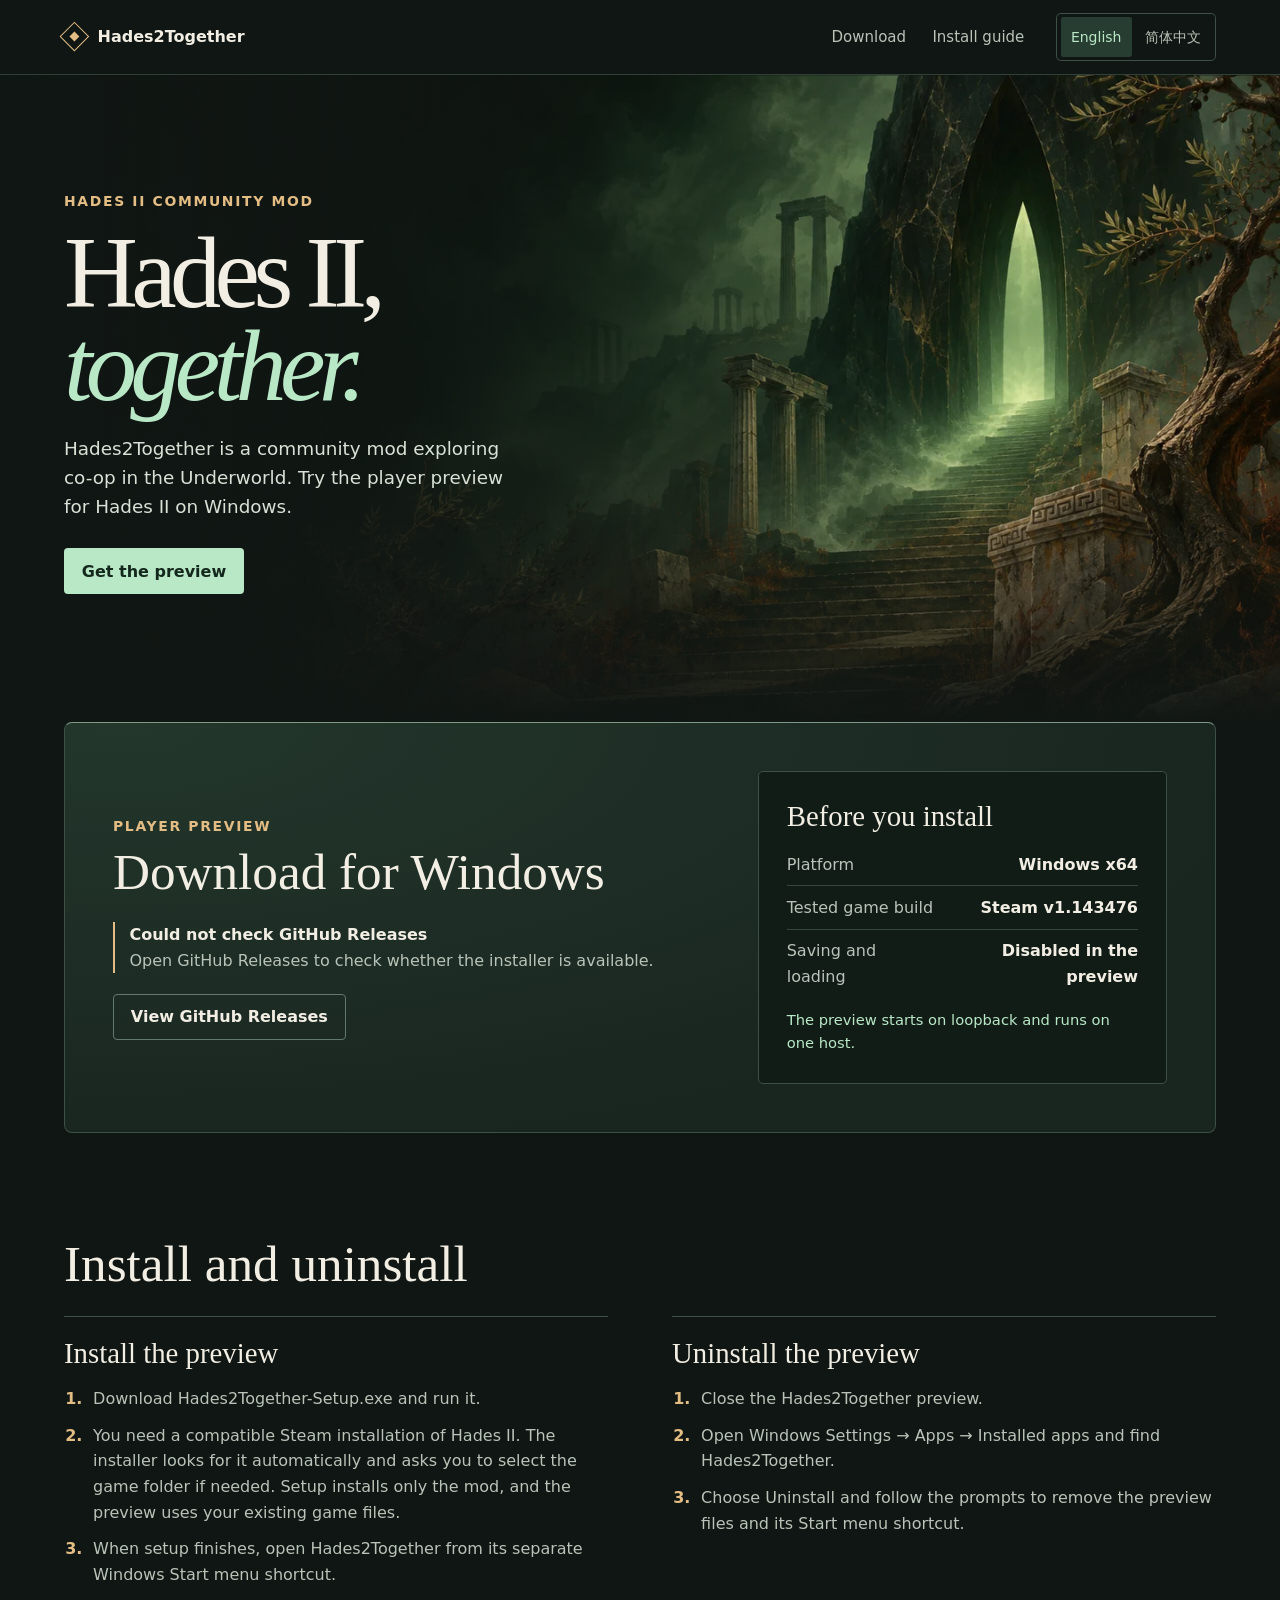
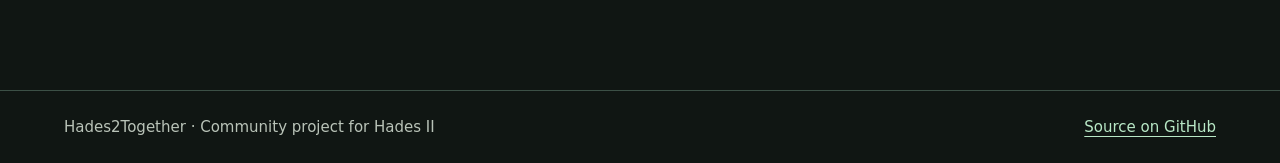
<file: website/index.html>
<!doctype html>
<html lang="en">
<head>
  <meta charset="utf-8">
  <meta name="viewport" content="width=device-width, initial-scale=1">
  <meta name="description" content="" data-copy="description" data-attribute="content">
  <meta name="theme-color" content="#101613">
  <title data-copy="title">Hades2Together</title>
  <link rel="stylesheet" href="./assets/site.css">
  <script type="module" src="./assets/site.js"></script>
</head>
<body>
  <a class="skip-link" href="#main" data-copy="skip"></a>
  <header class="site-header">
    <div class="frame header-inner">
      <a class="brand" href="./">
        <span class="brand-mark" aria-hidden="true"></span>
        <span data-copy="brand"></span>
      </a>
      <nav aria-label="" data-copy="navigation" data-attribute="aria-label">
        <a href="#download" data-copy="navDownload"></a>
        <a href="#guide" data-copy="navGuide"></a>
      </nav>
      <div class="languages" role="group" aria-label="" data-copy="languageLabel" data-attribute="aria-label">
        <button type="button" lang="en" data-language="en" data-copy="english" aria-pressed="false"></button>
        <button type="button" lang="zh-CN" data-language="zh-CN" data-copy="chinese" aria-pressed="false"></button>
      </div>
    </div>
  </header>
  <main id="main" tabindex="-1">
    <section class="hero" aria-labelledby="hero-title">
      <div class="frame hero-inner">
        <p class="eyebrow" data-copy="heroLabel"></p>
        <h1 id="hero-title">
          <span data-copy="heroLineOne"></span>
          <span data-copy="heroLineTwo"></span>
        </h1>
        <p class="hero-description" data-copy="heroDescription"></p>
        <a class="button button-primary" href="#download" data-copy="heroAction"></a>
      </div>
    </section>
    <div class="frame content">
      <section id="download" class="download" aria-labelledby="download-title">
        <div class="download-main">
          <p class="eyebrow" data-copy="downloadLabel"></p>
          <h2 id="download-title" data-copy="downloadTitle"></h2>
          <div class="release-status" role="status" aria-atomic="true">
            <p class="release-title" id="release-title"></p>
            <p class="release-detail" id="release-detail"></p>
          </div>
          <div class="release-actions">
            <a id="installer-link" class="button button-primary" data-copy="downloadAction" hidden></a>
            <a class="button button-secondary" href="https://github.com/MuGdxy/Hades2Together/releases" data-copy="releasesAction"></a>
          </div>
        </div>
        <aside class="compatibility" aria-labelledby="compatibility-title">
          <h3 id="compatibility-title" data-copy="compatibilityTitle"></h3>
          <dl>
            <div><dt data-copy="platformLabel"></dt><dd data-copy="platformValue"></dd></div>
            <div><dt data-copy="gameLabel"></dt><dd data-copy="gameValue"></dd></div>
            <div><dt data-copy="savesLabel"></dt><dd data-copy="savesValue"></dd></div>
          </dl>
          <p data-copy="previewScope"></p>
        </aside>
      </section>
      <section id="guide" class="guide" aria-labelledby="guide-title">
        <h2 id="guide-title" data-copy="guideTitle"></h2>
        <div class="guide-grid">
          <section class="guide-card" aria-labelledby="install-title">
            <h3 id="install-title" data-copy="installTitle"></h3>
            <ol>
              <li data-copy="installDownload"></li>
              <li data-copy="installChoose"></li>
              <li data-copy="installLaunch"></li>
            </ol>
          </section>
          <section class="guide-card" aria-labelledby="uninstall-title">
            <h3 id="uninstall-title" data-copy="uninstallTitle"></h3>
            <ol>
              <li data-copy="uninstallClose"></li>
              <li data-copy="uninstallSettings"></li>
              <li data-copy="uninstallConfirm"></li>
            </ol>
          </section>
        </div>
      </section>
    </div>
  </main>
  <footer class="site-footer">
    <div class="frame footer-inner">
      <p data-copy="footer"></p>
      <a href="https://github.com/MuGdxy/Hades2Together" data-copy="sourceAction"></a>
    </div>
  </footer>
</body>
</html>
</file>
<file: website/assets/site.css>
:root {
  color-scheme: dark;
  font-family: system-ui, "Microsoft YaHei", sans-serif;
  color: #f2eee3;
  background: #101613;
  --paper: #f2eee3;
  --muted: #b9c3b8;
  --mint: #b8e8c6;
  --gold: #e4bd84;
  --line: #3c5046;
  --panel: #19251f;
  --gutter: clamp(1rem, 5vw, 4.5rem);
}

*, *::before, *::after { box-sizing: border-box; }
[hidden] { display: none !important; }

body { margin: 0; line-height: 1.6; }
a { color: inherit; }
button { font: inherit; }
p, h1, h2, h3, dl, dd { margin: 0; }

:focus-visible {
  outline: 2px solid var(--gold);
  outline-offset: 4px;
}

.frame {
  width: min(100% - 2 * var(--gutter), 75rem);
  margin-inline: auto;
}

.skip-link {
  position: fixed;
  z-index: 2;
  top: .75rem;
  left: .75rem;
  padding: .65rem 1rem;
  color: #14271c;
  background: var(--mint);
  transform: translateY(-160%);
}

.skip-link:focus { transform: translateY(0); }

.site-header {
  position: relative;
  z-index: 1;
  background: #101613;
  border-bottom: 1px solid #304037;
}

.header-inner {
  display: flex;
  align-items: center;
  gap: 2rem;
  min-height: 4.6rem;
}

.brand {
  display: inline-flex;
  align-items: center;
  gap: .8rem;
  margin-right: auto;
  font-weight: 750;
  text-decoration: none;
}

.brand-mark {
  display: inline-grid;
  place-items: center;
  width: 1.3rem;
  aspect-ratio: 1;
  border: 1px solid var(--gold);
  transform: rotate(45deg);
}

.brand-mark::before {
  content: "";
  width: .42rem;
  aspect-ratio: 1;
  background: var(--gold);
}

nav {
  display: flex;
  gap: 1.65rem;
  color: var(--muted);
  font-size: .9375rem;
}

nav a, .site-footer a {
  text-decoration: underline;
  text-decoration-color: transparent;
  text-underline-offset: .27em;
}

nav a:hover, .site-footer a:hover {
  color: var(--mint);
  text-decoration-color: currentColor;
}

.languages {
  display: flex;
  gap: .2rem;
  padding: .2rem;
  border: 1px solid var(--line);
  border-radius: .3rem;
}

.languages button {
  min-height: 2.5rem;
  padding: .25rem .65rem;
  border: 0;
  border-radius: .15rem;
  color: var(--muted);
  background: transparent;
  font-size: .875rem;
  white-space: nowrap;
  cursor: pointer;
}

.languages button[aria-pressed="true"] {
  color: var(--mint);
  background: #283d31;
}

.languages button:hover { color: var(--paper); }

.hero {
  background-color: #121c17;
  background-image: linear-gradient(90deg, #101613 0%, #101613e8 23%, #10161363 52%, #1016130d 80%),
    linear-gradient(0deg, #101613 0%, #10161300 43%), url("./underworld.webp");
  background-position: center, center, center 48%;
  background-size: cover;
}

.hero-inner { padding-block: clamp(5rem, 9vw, 8.5rem) clamp(5.5rem, 10vw, 9rem); }

.eyebrow {
  color: var(--gold);
  font-size: .87rem;
  font-weight: 780;
  letter-spacing: .12em;
}

h1, h2, h3 {
  font-family: Georgia, "Songti SC", SimSun, serif;
  font-weight: 500;
  line-height: 1.13;
}

:lang(zh-CN) h1, :lang(zh-CN) h2, :lang(zh-CN) h3 {
  font-family: "Microsoft YaHei", "PingFang SC", system-ui, sans-serif;
  font-weight: 650;
}

h1 {
  margin: .85rem 0 1.35rem;
  font-size: clamp(3.6rem, 8vw, 7.8rem);
  letter-spacing: -.065em;
  line-height: .91;
}

h1 span { display: block; }
h1 span + span { color: var(--mint); font-style: italic; }

:lang(zh-CN) h1 {
  font-size: clamp(2.6rem, 7vw, 6.15rem);
  line-height: 1.1;
  letter-spacing: -.055em;
}

:lang(zh-CN) h1 span + span { font-style: normal; }

.hero-description {
  max-width: 29rem;
  margin-bottom: 1.65rem;
  color: #d9e1d6;
  font-size: clamp(1rem, 1.8vw, 1.15rem);
}

.button {
  display: inline-flex;
  align-items: center;
  justify-content: center;
  min-height: 2.875rem;
  padding: .55rem 1.05rem;
  border: 1px solid transparent;
  border-radius: .25rem;
  font-weight: 720;
  text-align: center;
  text-decoration: none;
}

.button-primary { color: #14271c; background: var(--mint); }
.button-primary:hover { background: #d9f6e2; }
.button-secondary { color: var(--paper); border-color: #64796d; }
.button-secondary:hover { background: #283d31; }
.download, .guide { scroll-margin-top: 1rem; }

.download {
  display: grid;
  grid-template-columns: 1.45fr 1fr;
  gap: clamp(1.5rem, 4vw, 3.75rem);
  align-items: center;
  padding: clamp(1.2rem, 4vw, 3rem);
  border: 1px solid var(--line);
  border-top-color: #809985;
  border-radius: .5rem;
  background: radial-gradient(ellipse at 5% 0%, #23372c, transparent 75%), var(--panel);
}

h2 { font-size: clamp(2rem, 4vw, 3.25rem); }
.download h2 { margin-block: .35rem 1.3rem; }

.release-status {
  padding-left: .9rem;
  border-left: 2px solid var(--gold);
  overflow-wrap: anywhere;
}

.release-title { color: var(--paper); font-weight: 740; }
.release-detail { color: var(--muted); }
.release-actions { display: flex; flex-wrap: wrap; gap: .7rem; margin-top: 1.3rem; }

.compatibility {
  padding: clamp(1rem, 2.6vw, 1.75rem);
  background: #121c17;
  border: 1px solid var(--line);
  border-radius: .3rem;
}

h3 { font-size: clamp(1.4rem, 2.5vw, 1.8rem); }
.compatibility dl { margin-top: .65rem; }
.compatibility dl div {
  display: flex;
  justify-content: space-between;
  gap: .5rem 1rem;
  padding: .52rem 0;
}

.compatibility dl div + div { border-top: 1px solid #34463b; }
.compatibility dt { color: var(--muted); }
.compatibility dd { color: var(--paper); font-weight: 620; text-align: right; }
.compatibility p { margin-top: .65rem; color: var(--mint); font-size: .92rem; }

.guide { padding-block: clamp(3.5rem, 8vw, 6.5rem); }
.guide-grid {
  display: grid;
  grid-template-columns: repeat(2, minmax(0, 1fr));
  gap: clamp(1.5rem, 5vw, 4rem);
  margin-top: 1.45rem;
}

.guide-card {
  padding-top: 1.25rem;
  border-top: 1px solid var(--line);
}

.guide-card ol {
  padding-left: 1.5rem;
  margin-bottom: 0;
  color: var(--muted);
  overflow-wrap: anywhere;
}

.guide-card li { padding-left: .32rem; }
.guide-card li + li { margin-top: .7rem; }
.guide-card li::marker { color: var(--gold); font-weight: 750; }

.site-footer {
  border-top: 1px solid var(--line);
  color: var(--muted);
  font-size: .9375rem;
}

.footer-inner {
  display: flex;
  justify-content: space-between;
  flex-wrap: wrap;
  gap: .6rem 1rem;
  padding-block: 1.5rem;
}

.site-footer a { color: var(--mint); text-decoration-color: currentColor; }

@media (max-width: 49rem) {
  .header-inner { gap: 1rem; }
  nav { gap: 1rem; }
  .download { grid-template-columns: 1fr; }
}

@media (max-width: 37rem) {
  .header-inner { gap: .65rem; min-height: 4rem; }
  .brand { gap: .55rem; font-size: .9rem; }
  .brand-mark { width: 1.05rem; }
  .languages button { padding-inline: .45rem; }
  .header-inner nav { display: none; }
  .hero {
    background-image: linear-gradient(90deg, #101613ee, #10161375),
      linear-gradient(0deg, #101613, #10161300 62%), url("./underworld.webp");
    background-position: center, center, 66% center;
  }
  .guide-grid { grid-template-columns: 1fr; }
}

@media (max-width: 23rem) {
  .compatibility dl div { flex-wrap: wrap; }
  .compatibility dd { text-align: start; }
}
</file>
